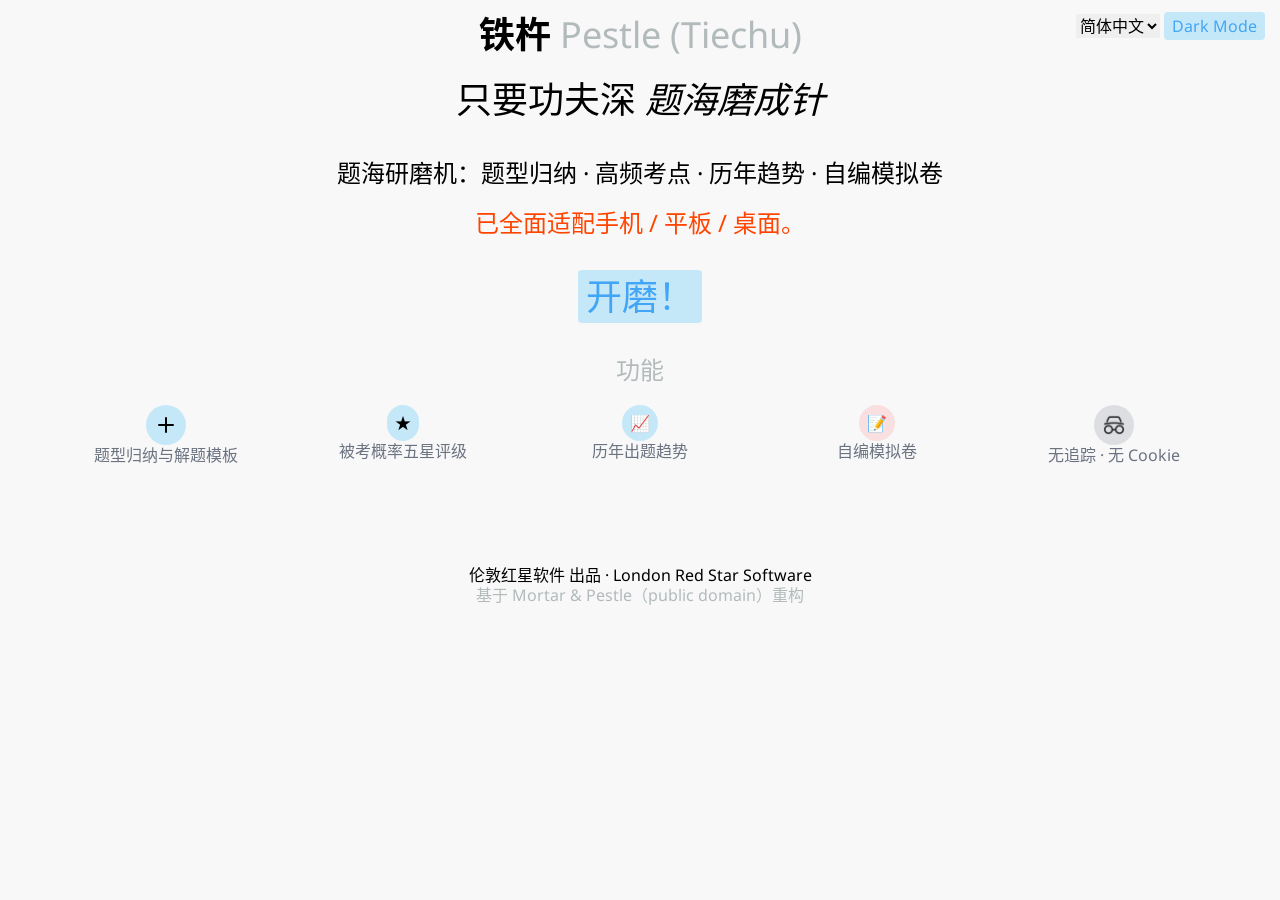
<file: index.html>
<!DOCTYPE html>
<html lang="zh-Hans">

<head>
    <meta charset="UTF-8">
    <link rel="icon" type="image/svg+xml" href="./favicon.svg">
    <meta name="viewport" content="width=device-width, initial-scale=1.0">
    <title>铁杵 Pestle | 只要功夫深，题海磨成针</title>
    <link rel="stylesheet" href="./assets/style.css">
    <meta name="robots" content="index,follow">
    <meta name="keywords" content="铁杵, Pestle, Tiechu, 题库, 大学试题, 期中复习, 题型归纳, MATH50013">
    <meta name="description" content="铁杵 · 大学版题海研磨机：题型归纳、高频考点、历年趋势、自编模拟卷。只要功夫深，铁杵磨成针。">
    <meta property="og:title" content="铁杵 Pestle | 只要功夫深，题海磨成针">
    <meta property="og:description" content="大学版题海研磨机：题型归纳、高频考点、历年趋势、自编模拟卷。">
    <script>function toggleDarkMode(){var e=document.body,d=document.head,t=document.getElementById("darkmodebtn");"disabled"===(localStorage.getItem("darkMode")||"disabled")?(e.classList.add("dark-mode"),d.classList.add("dark-mode"),localStorage.setItem("darkMode","enabled"),t.innerText="Light Mode"):(e.classList.remove("dark-mode"),d.classList.remove("dark-mode"),localStorage.setItem("darkMode","disabled"),t.innerText="Dark Mode")}document.addEventListener("DOMContentLoaded",(()=>{const e=localStorage.getItem("darkMode"),d=window.matchMedia("(prefers-color-scheme: dark)").matches;"enabled"===e?(document.body.classList.add("dark-mode"),document.head.classList.add("dark-mode"),document.getElementById("darkmodebtn").innerText="Light Mode"):"disabled"===e?(document.body.classList.remove("dark-mode"),document.head.classList.remove("dark-mode"),document.getElementById("darkmodebtn").innerText="Dark Mode"):d?(document.body.classList.add("dark-mode"),document.head.classList.add("dark-mode"),document.getElementById("darkmodebtn").innerText="Light Mode",localStorage.setItem("darkMode","enabled")):(document.body.classList.remove("dark-mode"),document.head.classList.remove("dark-mode"),document.getElementById("darkmodebtn").innerText="Dark Mode")}));</script>
</head>

<body>
    <div id="root">
        <div class="me-auto ms-auto flex flex-col items-center p-4 pt-3" id="landingPage">
            <header class="flex w-full items-start" style="position: fixed">
                <div style="position: fixed; right: 15px; z-index: 9999;">
                    <select id="langSel" aria-label="language" style="min-width:0">
                        <option value="zh-Hans">简体中文</option>
                        <option value="zh-Hant">繁體中文</option>
                        <option value="en">English</option>
                    </select>
                    <button id="darkmodebtn" class="btn-primary" onclick="toggleDarkMode()">Dark Mode</button>
                </div>
            </header>
            <div>
                <div style="text-align:center;">
                    <h1><b data-i18n="brand">铁杵</b> <span class="text-neutralVariant">Pestle (Tiechu)</span></h1><br>
                </div>
                <h1 style="text-align:center;"><span data-i18n="slogan-a">只要功夫深</span> <em
                        data-i18n="slogan-b">题海磨成针</em></h1>
            </div><br>
            <div class="mt-4" style="text-align:center;">
                <h2 data-i18n="tagline">大学版题海研磨机：题型归纳 · 高频考点 · 历年趋势 · 自编模拟卷</h2><br>
                <h2 style="color:orangered" data-i18n="mobile-ok">已全面适配手机 / 平板 / 桌面。</h2>
            </div>
            <br>
            <div class="p-3" style="text-align:center;"><a href="app/index.html"><button class="btn-primary"><h1
                            data-i18n="cta">开磨！</h1></button></a></div>
            <br>
            <div class="mt-8 font-medium text-neutralVariant">
                <h2 data-i18n="features">功能</h2>
            </div>
            <section class="flex w-full justify-evenly pt-5 text-center" style="flex-wrap:wrap; gap:1rem">
                <div class="flex shrink grow basis-0 flex-col items-center" style="min-width:8rem">
                    <div class="rounded-full bg-secondary/30 p-2"><svg xmlns="http://www.w3.org/2000/svg" width="24"
                            height="24" viewBox="0 0 24 24" fill="none" stroke="currentColor" stroke-width="2"
                            stroke-linecap="round" stroke-linejoin="round">
                            <line x1="12" y1="5" x2="12" y2="19"></line>
                            <line x1="5" y1="12" x2="19" y2="12"></line>
                        </svg></div>
                    <div class="font-medium text-gray-500" data-i18n="feat-1">题型归纳与解题模板</div>
                </div>
                <div class="flex shrink grow basis-0 flex-col items-center" style="min-width:8rem">
                    <div class="rounded-full bg-secondary/30 p-2">★</div>
                    <div class="font-medium text-gray-500" data-i18n="feat-2">被考概率五星评级</div>
                </div>
                <div class="flex shrink grow basis-0 flex-col items-center" style="min-width:8rem">
                    <div class="rounded-full bg-secondary/30 p-2">📈</div>
                    <div class="font-medium text-gray-500" data-i18n="feat-3">历年出题趋势</div>
                </div>
                <div class="flex shrink grow basis-0 flex-col items-center" style="min-width:8rem">
                    <div class="rounded-full bg-red-300/30 p-2">📝</div>
                    <div class="font-medium text-gray-500" data-i18n="feat-4">自编模拟卷</div>
                </div>
                <div class="flex shrink grow basis-0 flex-col items-center" style="min-width:8rem">
                    <div class="rounded-full bg-gray-400/30 p-2"><img src="./assets/anon.svg" alt="anonymous image"></div>
                    <div class="font-medium text-gray-500" data-i18n="feat-5">无追踪 · 无 Cookie</div>
                </div>
            </section>
            <br>
        </div>

        <footer class="mt-16 flex flex-col text-center">
            <p><span data-i18n="credit">伦敦红星软件 出品</span> · London Red Star Software</p>
            <p class="text-neutralVariant" data-i18n="credit-orig">基于 Mortar &amp; Pestle（public domain）重构</p>
        </footer>
    </div>
    <script src="./assets/i18n.js"></script>
</body>
</html>
</file>
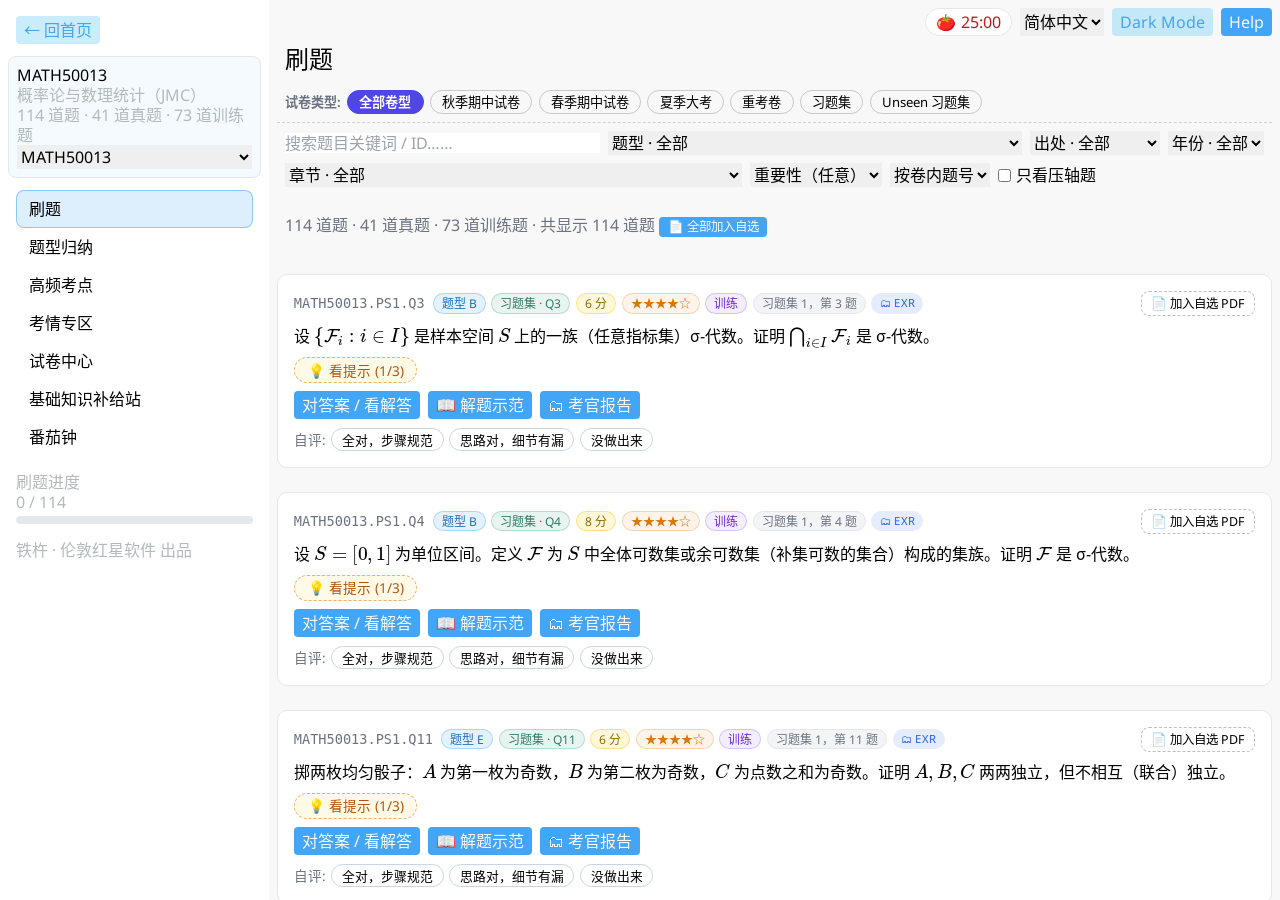
<file: app/index.html>
<!DOCTYPE html>
<html lang="zh-Hans">

<head>
  <meta charset="UTF-8">
  <link rel="icon" type="image/svg+xml" href="../favicon.svg">
  <meta name="viewport" content="width=device-width, initial-scale=1.0">
  <title>铁杵 · 题海研磨机</title>
  <link rel="stylesheet" href="../assets/style.css">
  <meta name="robots" content="index,follow">
  <meta name="description" content="铁杵：按题型刷大学真题、背解题模板、看被考概率与历年趋势。">
  <script>
    window.MathJax = {
      tex: { inlineMath: [["$", "$"], ["\\(", "\\)"]], displayMath: [["$$", "$$"], ["\\[", "\\]"]] },
      options: {
        skipHtmlTags: ["script", "noscript", "style", "textarea", "pre", "code"],
        chtml: { fontURL: "../assets/vendor/mathjax-fonts" } // local Computer-Modern woff glyphs
      },
      startup: { typeset: false }
    };
  </script>
  <script src="../assets/vendor/mathjax.js"></script>
  <script src="../assets/vendor/marked.min.js"></script>
  <script src="../assets/vendor/purify.min.js"></script>
  <script src="../assets/i18n.js"></script>
  <link rel="preload" href="./index.js" as="script">
</head>

<body>
  <div id="loadingBanner" style="display: none; position: fixed; bottom: 0; left: 0; right: 0; background: rgba(0, 0, 0, 0.7); color: white; text-align: center; padding: 20px; z-index: 9999;">
    <span data-i18n="loading">题库加载中……</span>
  </div>
  <div id="root">
    <div id="appContainer" class="h-full w-full">
      <div id="left-col" class="flex flex-col bg-white p-2">
        <div class="p-2"><a href="../index.html"><button class="btn-primary" id="homeBtn">← <span
              data-i18n="back-home">回首页</span></button></a></div>
        <div class="p-2 module-card" id="moduleCard">
          <div class="font-bold" id="moduleCode">MODCODE001</div>
          <div class="text-neutralVariant" id="moduleName">…</div>
          <div class="text-neutralVariant" id="moduleStats">…</div>
        </div>
        <nav id="mainNav" class="flex flex-col gap-1 p-2">
          <button class="nav-btn" data-view="bank" data-i18n="nav-bank">刷题</button>
          <button class="nav-btn" data-view="formats" data-i18n="nav-formats">题型归纳</button>
          <button class="nav-btn" data-view="keypoints" data-i18n="nav-keypoints">高频考点</button>
          <button class="nav-btn" data-view="intel" data-i18n="nav-intel">科目情报</button>
          <button class="nav-btn" data-view="papers" data-i18n="nav-papers">试卷中心</button>
          <button class="nav-btn" data-view="notes" data-i18n="nav-notes">基础知识补给站</button>
          <button class="nav-btn" data-view="pomodoro" data-i18n="nav-pomodoro">番茄钟</button>
        </nav>
        <div class="p-2 mt-auto text-neutralVariant text-sm" id="progressCard">
          <div data-i18n="practice-progress">刷题进度</div>
          <div id="progressNum">0 / 0</div>
          <div class="progress-track"><div class="progress-fill" id="progressFill"></div></div>
        </div>
        <div class="p-2 text-neutralVariant text-sm" id="sidebarFooter">
          <span data-i18n="about-brand" data-credit="伦敦红星软件 出品">铁杵 · 伦敦红星软件 出品</span>
        </div>
      </div>
      <div id="right-wrapper">
        <div id="upper-right-col" class="flex flex-col bg-gray-100 p-2">
          <div class="toolbar">
            <div id="pomoChip" class="pomo-chip" title="Pomodoro">
              <span id="pomoChipIcon">🍅</span>
              <span id="pomoChipTime">25:00</span>
            </div>
            <select id="langSel" aria-label="language">
              <option value="zh-Hans">简体中文</option>
              <option value="zh-Hant">繁體中文</option>
              <option value="en">English</option>
            </select>
            <button id="darkmodebtn" class="btn-primary" onclick="toggleDarkMode()">Dark Mode</button>
            <button id="helpbtn" class="btn-secondary" onclick="toggleHelp()">Help</button>
          </div>
          <h2 id="viewTitle" class="p-2"></h2>
          <div id="kindBar" class="kind-bar p-2 hidden"></div>
          <div id="filterBar" class="selectables p-2"></div>
        </div>
        <div id="right-col" class="flex flex-col bg-gray-100 p-2"></div>
      </div>
      <nav id="bottomNav" class="bottom-nav">
        <button class="nav-btn" data-view="bank" data-i18n="nav-bank">刷题</button>
        <button class="nav-btn" data-view="formats" data-i18n="nav-formats-short">题型</button>
        <button class="nav-btn" data-view="keypoints" data-i18n="nav-keypoints-short">考点</button>
        <button class="nav-btn" data-view="intel" data-i18n="nav-intel-short">情报</button>
        <button class="nav-btn" data-view="papers" data-i18n="nav-papers-short">试卷</button>
        <button class="nav-btn" data-view="notes" data-i18n="nav-notes-short">补给</button>
        <button class="nav-btn" data-view="pomodoro" data-i18n="nav-pomodoro-short">番茄</button>
      </nav>
    </div>
  </div>

  <div id="helpmenu" style="z-index: 99999;"
    class="fixed left-0 top-0 hidden flex h-full w-full items-center justify-center bg-black/70">
    <div class="flex h-full w-full md:h-3/4 md:w-3/4 flex-col border bg-gray-100 p-4 dark:bg-darkCard">
      <div class="flex justify-between">
        <h3 data-i18n="help-title">帮助 · 铁杵使用指南</h3>
        <button class="btn-primary" onclick="toggleHelp()" data-i18n="close">关闭</button>
      </div>
      <div class="m-0 mt-2 overflow-auto p-0 font-serif max-h-60vh">
        <p data-i18n="help-intro"></p>
        <ol id="helpSteps"></ol>
        <p class="text-neutralVariant" data-i18n="offline-note"></p>
        <p class="text-neutralVariant" data-i18n="print-note"></p>
      </div>
    </div>
  </div>

  <script src="./index.js"></script>
</body>

</html>
</file>
<file: assets/style.css>
/* ===== Tiechu fonts: Noto Sans (Latin) + Noto Sans CJK SC/TC, bundled offline ===== */
@font-face {
  font-family: "Noto Sans Latin";
  font-weight: 400;
  font-style: normal;
  src: url(./fonts/noto-sans-latin-400.woff2) format("woff2");
  font-display: swap;
}

@font-face {
  font-family: "Noto Sans Latin";
  font-weight: 700;
  font-style: normal;
  src: url(./fonts/noto-sans-latin-700.woff2) format("woff2");
  font-display: swap;
}

/* Simplified-Chinese glyphs (default) */
@font-face {
  font-family: "Noto Sans CJK SC";
  font-weight: 400;
  src: url(./fonts/NotoSansSC-Regular.otf) format("opentype");
  font-display: swap;
}

@font-face {
  font-family: "Noto Sans CJK SC";
  font-weight: 700;
  src: url(./fonts/NotoSansSC-Bold.otf) format("opentype");
  font-display: swap;
}

/* Traditional-Chinese glyphs (v3.2: zh-Hant UI renders in Noto Sans TC) */
@font-face {
  font-family: "Noto Sans TC";
  font-weight: 400;
  src: url(./fonts/NotoSansTC-Regular.otf) format("opentype");
  font-display: swap;
}

@font-face {
  font-family: "Noto Sans TC";
  font-weight: 700;
  src: url(./fonts/NotoSansTC-Bold.otf) format("opentype");
  font-display: swap;
}

/* v3.2: the CJK stack follows the UI language —
 * default / [lang-font="sc"] → SC first; [lang-font="tc"] → TC first. */
:root {
  --font-cjk: "Noto Sans CJK SC", "Noto Sans SC", "Noto Sans TC", "Noto Sans CJK TC";
}
html[lang-font="tc"] {
  --font-cjk: "Noto Sans TC", "Noto Sans CJK TC", "Noto Sans CJK SC", "Noto Sans SC";
}

*,
:before,
:after {
  box-sizing: border-box;
  border-width: 0;
  border-style: solid;
  border-color: #e5e7eb
}

html {
  line-height: 1.25;
  -webkit-text-size-adjust: 100%;
  -moz-tab-size: 4;
  -o-tab-size: 4;
  tab-size: 4;
  font-family: "Noto Sans Latin", var(--font-cjk), system-ui, -apple-system, BlinkMacSystemFont, "Segoe UI", Roboto, Oxygen, Ubuntu, Cantarell, "Helvetica Neue", sans-serif;
  font-feature-settings: normal;
  font-variation-settings: normal;
  /* min-height: 100%;
  height: auto;
  height: 100%; */
  max-height: none;
}

body {
  margin: 0;
  line-height: inherit
}

hr {
  height: 2px;
  background-color: #000;
}

abbr:where([title]) {
  -webkit-text-decoration: underline dotted;
  text-decoration: underline dotted
}

h1,
h2,
h3,
h4,
h5,
h6 {
  font-size: inherit;
  font-weight: inherit
}

a {
  color: inherit;
  text-decoration: inherit
}

b,
strong {
  font-weight: bolder
}

code,
kbd,
samp,
pre {
  font-family: ui-monospace, SFMono-Regular, Menlo, Monaco, Consolas, Liberation Mono, Courier New, monospace;
  font-size: 1em
}

small {
  font-size: 80%
}

sub,
sup {
  font-size: 75%;
  line-height: 0;
  position: relative;
  vertical-align: baseline
}

sub {
  bottom: -.25em
}

sup {
  top: -.5em
}

table {
  text-indent: 0;
  border-color: inherit;
  border-collapse: collapse
}

button,
input,
optgroup,
select,
textarea {
  font-family: inherit;
  font-size: 100%;
  font-weight: inherit;
  line-height: inherit;
  color: inherit;
  margin: 0;
  padding: 0
}

button,
select {
  text-transform: none
}

button,
[type=button],
[type=reset],
[type=submit] {
  -webkit-appearance: button;
  appearance: button;
  background-color: transparent;
  background-image: none
}

:-moz-focusring {
  outline: auto
}

:-moz-ui-invalid {
  box-shadow: none
}

progress {
  vertical-align: baseline
}

::-webkit-inner-spin-button,
::-webkit-outer-spin-button {
  height: auto
}

[type=search] {
  -webkit-appearance: textfield;
  appearance: textfield;
  outline-offset: -2px
}

::-webkit-search-decoration {
  -webkit-appearance: none
}

::-webkit-file-upload-button {
  -webkit-appearance: button;
  font: inherit
}

summary {
  display: list-item
}

blockquote,
dl,
dd,
h1,
h2,
h3,
h4,
h5,
h6,
hr,
figure,
p,
pre {
  margin: 0
}

fieldset {
  margin: 0;
  padding: 0
}

legend {
  padding: 0
}

ol,
ul,
menu {
  list-style: none;
  margin: 0;
  padding: 0
}

textarea {
  resize: vertical
}

input::-moz-placeholder,
textarea::-moz-placeholder {
  opacity: 1;
  color: #9ca3af
}

input::placeholder,
textarea::placeholder {
  opacity: 1;
  color: #9ca3af
}

button,
[role=button] {
  cursor: pointer
}

:disabled {
  cursor: default
}

img,
svg,
video,
canvas,
audio,
iframe,
embed,
object {
  display: block;
}

img,
video {
  max-width: 100%;
  height: auto
}

[hidden] {
  display: none
}

.mainpage {
  height: auto !important;
}

body,
html,
#root {
  font-family: "Noto Sans Latin", var(--font-cjk), system-ui, -apple-system, BlinkMacSystemFont, "Segoe UI", Roboto, Oxygen, Ubuntu, Cantarell, "Helvetica Neue", sans-serif;
  background-color: rgb(248 248 248);
  background-size: cover;
  width: 100%;
  min-height: 100%;
  height: 100% !important;
  max-height: none;
  margin: 0;
  padding: 0;
}

h1,
h2,
h3 {
  font-weight: 500
}

h1 {
  font-size: 2.25rem;
  /*line-height: 2.5rem*/
}

h2 {
  font-size: 1.5rem;
  /*line-height: 2rem*/
}

h3 {
  font-size: 1.25rem;
  /*line-height: 1.75rem*/
}

h4 {
  font-size: 1.125rem;
  /*line-height: 1.75rem*/
}

#right-col > div {
  padding-bottom: 25px;
}

.btn-primary {
  --tw-text-opacity: 1;
  color: rgb(66 165 245 / var(--tw-text-opacity));
  background-color: #4fc3f74d
}

.btn-primary:hover {
  --tw-bg-opacity: 1;
  background-color: rgb(66 165 245 / var(--tw-bg-opacity));
  --tw-text-opacity: 1;
  color: rgb(248 248 248 / var(--tw-text-opacity))
}

.btn-secondary {
  --tw-text-opacity: 1;
  color: rgb(248 248 248 / var(--tw-text-opacity));
  background-color: rgb(66 165 245 / var(--tw-text-opacity)); /*55ad95*/
}

.btn-secondary:hover {
  --tw-bg-opacity: 1;
  background-color: #42a2f5;
  --tw-text-opacity: 1;
  color: rgb(0 0 0 / var(--tw-text-opacity))
}

#left-col {
  flex: 1;
  width: 20%;
  position: relative;
  overflow-y: scroll;
  word-break: break-word;
}

#right-wrapper {
  flex: 4;
  display: flex;
  flex-direction: column;
  width: 80%;
  height: 100%;
}

#upper-right-col {
  flex: 1;
  /*overflow: hidden;*/
  word-break: break-word;
}

#right-col {
  flex: 9;
  /*height: 90%;
  width: 80%;*/
  overflow-y: auto;
  word-break: break-word;
}

.toolbar {
  display: flex;
  justify-content: flex-end;
  flex-wrap: wrap;
  gap: 0.5rem;
}

.selectables {
  display: flex;
  justify-content: left;
  flex-wrap: wrap;
  gap: 2rem;
}

@media (max-width: 480px) {
  .selectables {
    flex-direction: column;
    align-items: stretch;
    gap: 0;
  }
}

select {
  min-width: 60px;
}

#subtopic-select {
  min-width: 300px;
  max-width: 600px;
  height: auto;
}

#topic-select {
  max-width: 100px;
}

#topic-list, .topic-label {
  display: block;
}

#topic-list label {
  padding-bottom: 0.5rem;
}

#appContainer{
  display: flex;
  height: 100%;
  position: relative;
}

#markscheme, #report, #modal {
  z-index: 9999;
}

#markscheme-box, #report-box{
  min-height: 100%;
  overflow-y: scroll;
}

.square-container {
  display: flex;
  flex-direction: column;
  /* min-height: 100%;
  height: 100%;
  max-height: none; */
  width: auto;
  background-color: #ffffff;
  align-items: left;
  margin: 1em;
  border: 1px solid #ccc;
  border-radius: 8px;
  margin-bottom: 0;
  overflow: scroll; 
}

.specification {
  display: grid;
  align-items: flex-start;
  gap: 1em;
  margin: 10px;
}

.question, .t_qn_question_content, .card-body {
  display: flex;
  /*flex-direction: column;*/
  max-width: 100%;
  flex-wrap: wrap;
  gap: 1em;
  margin: 10px;
  box-sizing: border-box;
}

.marks {
  order: 1;
  margin-left: auto;
}
.question_part_label {
  order: -1;
}

.dark-mode {
  filter: invert(100%);
}

.btn-primary {
  font-weight: 500;
  border-radius: .25rem;
  padding: .25rem;
  -webkit-padding-end: .5rem;
  padding-inline-end: .5rem;
  -webkit-padding-start: .5rem;
  padding-inline-start: .5rem
}

.btn-secondary {
  font-weight: 500;
  border-radius: .25rem;
  padding: .25rem;
  -webkit-padding-end: .5rem;
  padding-inline-end: .5rem;
  -webkit-padding-start: .5rem;
  padding-inline-start: .5rem
}

.fixed {
  position: fixed
}

.left-0 {
  left: 0px
}

.right-0 {
  right: 0px
}

.top-0 {
  top: 0px
}

.m-0 {
  margin: 0
}

.me-2 {
  -webkit-margin-end: .5rem;
  margin-inline-end: .5rem
}

.me-auto {
  -webkit-margin-end: auto;
  margin-inline-end: auto
}

.ms-2 {
  -webkit-margin-start: .5rem;
  margin-inline-start: .5rem
}

.ms-auto {
  -webkit-margin-start: auto;
  margin-inline-start: auto
}

.mt-16 {
  margin-top: 4rem
}

.mt-2 {
  margin-top: .5rem
}

.mt-32 {
  margin-top: 8rem
}

.mt-4 {
  margin-top: 1rem
}

.flex {
  display: flex
}

.hidden {
  display: none
}

.h-full {
  height: 100%;
  max-height: none;
  min-height: 100%;
}

.w-1\/5 {
  width: 20%
}

.w-4\/5 {
  width: 80%
}

.w-full {
  width: 100%
}

.shrink {
  flex-shrink: 1
}

.flex-grow,
.grow {
  flex-grow: 1
}

.basis-0 {
  flex-basis: 0px
}

.cursor-pointer {
  cursor: pointer
}

.flex-col {
  flex-direction: column
}

.items-start {
  align-items: flex-start
}

.items-center {
  align-items: center
}

.justify-center {
  justify-content: center
}

.justify-between {
  justify-content: space-between
}

.justify-evenly {
  justify-content: space-evenly
}

.overflow-auto {
  overflow: auto
}

.rounded {
  border-radius: .25rem
}

.rounded-full {
  border-radius: 9999px
}

.border {
  border-width: 1px
}

.bg-black\/70 {
  background-color: #000000b3
}

.bg-gray-100 {
  background-color: rgb(248 248 248)
}

.bg-gray-400\/30 {
  background-color: #9ca3af4d
}

.bg-red-300\/30 {
  background-color: #fca5a54d
}

.bg-secondary\/30 {
  background-color: #4fc3f74d
}

.bg-white {
  background-color: rgb(255 255 255)
}

.p-0 {
  padding: 0
}

.p-2 {
  padding: .5rem
}

.p-3 {
  padding: .75rem
}

.p-4 {
  padding: 1rem
}

.pt-3 {
  padding-top: .75rem
}

.pt-5 {
  padding-top: 1.25rem
}

.text-center {
  text-align: center
}

.font-sans {
  font-family:  system-ui, -apple-system, BlinkMacSystemFont, Segoe UI, Roboto, Oxygen, Ubuntu, Cantarell, Open Sans, Helvetica Neue, sans-serif
}

.font-serif {
  font-family: Times New Roman, Times, ui-serif, Georgia, Cambria, serif
}

.text-lg {
  font-size: 1.125rem;
  line-height: 1.75rem
}

.font-medium {
  font-weight: 500
}

.text-gray-500 {
  --tw-text-opacity: 1;
  color: rgb(107 114 128 / var(--tw-text-opacity))
}

.text-neutralVariant {
  --tw-text-opacity: 1;
  color: rgb(178 186 187 / var(--tw-text-opacity))
}

.text-primary {
  --tw-text-opacity: 1;
  color: rgb(66 165 245 / var(--tw-text-opacity))
}

.text-secondary {
  --tw-text-opacity: 1;
  color: rgb(79 195 247 / var(--tw-text-opacity))
}

@media (min-width: 768px) {
  .md\:h-3\/4 {
    height: 75%
  }

  .md\:w-1\/2 {
    width: 50%
  }

  .md\:w-3\/4 {
    width: 75%
  }
}

#landingPage {
  max-width: 1200px
}

:root {
  --choices-primary-color: rgb(66, 165, 245);
  --choices-primary-dark: #42a2f5;
  --choices-bg-color: #ffffff;
  --choices-bg-color-disabled: #eaeaea;
  --choices-bg-color-dropdown: #ffffff;
  --choices-text-color: #333333;
  --choices-keyline-color: #ccc;
  --choices-highlighted-color: rgba(66, 165, 245, 0.1);
  --choices-disabled-color: #eaeaea;
  --choices-item-disabled-color: #fff;
}

.choices {
  position: relative;
  overflow: visible;
  margin-bottom: 0;
  font-size: 14px;
  min-width: 600px;
  max-width: 1200px;
  font-family: "Noto Sans Latin", var(--font-cjk),  system-ui, -apple-system, BlinkMacSystemFont, "Segoe UI", Roboto, Oxygen, Ubuntu, Cantarell, "Helvetica Neue", sans-serif;
  background-color: transparent;
}

.choices:focus {
  outline: 0;
}

.choices:last-child {
  margin-bottom: 0;
}

.choices.is-open {
  overflow: visible;
}

.choices.is-disabled .choices__inner,
.choices.is-disabled .choices__input {
  background-color: #eaeaea;
  cursor: not-allowed;
  -webkit-user-select: none;
  user-select: none;
}

.choices.is-disabled .choices__item {
  cursor: not-allowed;
}

.choices [hidden] {
  display: none !important;
}

.choices[data-type*=select-one] {
  cursor: pointer;
}

.choices[data-type*=select-one] .choices__inner {
  padding-bottom: 7.5px;
}

.choices[data-type*=select-one] .choices__input {
  display: block;
  width: 100%;
  padding: 10px;
  border-bottom: 1px solid #ddd;
  background-color: #ffffff;
  margin: 0;
  font-family: "Noto Sans Latin", var(--font-cjk), system-ui, -apple-system, BlinkMacSystemFont, "Segoe UI", Roboto, Oxygen, Ubuntu, Cantarell, "Helvetica Neue", sans-serif;
}

.choices[data-type*=select-one] .choices__button {
  background-image: url([data-uri]);
  padding: 0;
  background-size: 8px;
  position: absolute;
  top: 50%;
  right: 0;
  margin-top: -10px;
  margin-right: 25px;
  height: 20px;
  width: 20px;
  border-radius: 10em;
  opacity: .25;
}

.choices[data-type*=select-one] .choices__button:hover,
.choices[data-type*=select-one] .choices__button:focus {
  opacity: 1;
}

.choices[data-type*=select-one] .choices__button:focus {
  box-shadow: 0 0 0 2px var(--choices-primary-color);
}

.choices[data-type*=select-one] .choices__item[data-placeholder] .choices__button {
  display: none;
}

.choices[data-type*=select-one]::after {
  content: "";
  height: 0;
  width: 0;
  border-style: solid;
  border-color: #333 transparent transparent;
  border-width: 5px;
  position: absolute;
  right: 11.5px;
  top: 50%;
  margin-top: -2.5px;
  pointer-events: none;
}

.choices[data-type*=select-one].is-open::after {
  border-color: transparent transparent #333;
  margin-top: -7.5px;
}

.choices[data-type*=select-multiple] .choices__inner,
.choices[data-type*=text] .choices__inner {
  cursor: text;
}

.choices[data-type*=select-multiple] .choices__button,
.choices[data-type*=text] .choices__button {
  position: relative;
  display: inline-block;
  margin: 0 -4px 0 8px;
  padding-left: 16px;
  border-left: 1px solid rgba(255, 255, 255, 0.5);
  background-image: url([data-uri]);
  background-size: 8px;
  width: 8px;
  line-height: 1;
  opacity: .75;
  border-radius: 0;
}

.choices[data-type*=select-multiple] .choices__button:hover,
.choices[data-type*=select-multiple] .choices__button:focus,
.choices[data-type*=text] .choices__button:hover,
.choices[data-type*=text] .choices__button:focus {
  opacity: 1;
}

.choices__inner {
  display: inline-block;
  vertical-align: top;
  width: 100%;
  background-color: #ffffff;
  padding: 5px 7.5px 0px 7.5px;
  border: 1px solid #ccc;
  border-radius: 4px;
  font-size: 14px;
  min-height: 36px;
  max-height: 80px;
  overflow-y: auto;
  transition: border-color 0.15s ease-in-out, box-shadow 0.15s ease-in-out;
}

.is-focused .choices__inner,
.is-open .choices__inner {
  border-color: var(--choices-primary-color);
  box-shadow: 0 0 0 0.2rem rgba(66, 165, 245, 0.25);
}

.is-open .choices__inner {
  border-radius: 4px 4px 0 0;
}

.is-flipped.is-open .choices__inner {
  border-radius: 0 0 4px 4px;
}

.choices__list {
  margin: 0;
  padding-left: 0;
  list-style: none;
}

.choices__list--single {
  display: inline-block;
  padding: 4px 16px 4px 4px;
  width: 100%;
}

.choices__list--single .choices__item {
  width: 100%;
}

.choices__list--multiple {
  display: inline;
}

.choices__list--multiple .choices__item {
  display: inline-block;
  vertical-align: middle;
  border-radius: 3px;
  padding: 2px 8px;
  font-size: 11px;
  font-weight: 500;
  margin-right: 3px;
  margin-bottom: 3px;
  background-color: rgb(66, 165, 245);
  border: 1px solid rgb(66, 165, 245);
  color: #ffffff;
  word-break: break-all;
  box-sizing: border-box;
  font-family: "Noto Sans Latin", var(--font-cjk),   system-ui, -apple-system, BlinkMacSystemFont, "Segoe UI", Roboto, Oxygen, Ubuntu, Cantarell, "Helvetica Neue", sans-serif;
  line-height: 1.2;
}

.choices__list--multiple .choices__item[data-deletable] {
  padding-right: 5px;
}

.choices__list--multiple .choices__item.is-highlighted {
  background-color: #42a2f5;
  border: 1px solid #42a2f5;
}

.is-disabled .choices__list--multiple .choices__item {
  background-color: #aaa;
  border: 1px solid #919191;
}

.choices__list--dropdown,
.choices__list[aria-expanded] {
  display: none;
  z-index: 1000;
  position: absolute;
  width: auto;
  min-width: 100%;
  max-width: 1500px;
  background-color: #ffffff;
  border: 1px solid #ccc;
  border-top: none;
  top: 100%;
  margin-top: -1px;
  border-bottom-left-radius: 4px;
  border-bottom-right-radius: 4px;
  overflow: hidden;
  word-break: break-all;
  box-shadow: 0 6px 12px rgba(0, 0, 0, 0.175);
}

.choices__list--dropdown .choices__list,
.choices__list[aria-expanded] .choices__list {
  position: relative;
  max-height: 250px;
  overflow-y: auto;
  overflow-x: auto;
  -webkit-overflow-scrolling: touch;
  will-change: scroll-position;
  background-color: #ffffff;
}

.choices__list--dropdown .choices__item,
.choices__list[aria-expanded] .choices__item {
  position: relative;
  padding: 8px 12px;
  font-size: 13px;
  font-family: "Noto Sans Latin", var(--font-cjk),  system-ui, -apple-system, BlinkMacSystemFont, "Segoe UI", Roboto, Oxygen, Ubuntu, Cantarell, "Helvetica Neue", sans-serif;
  background-color: #ffffff;
  color: #333333;
  border-bottom: 1px solid #f0f0f0;
  white-space: nowrap;
  overflow: visible;
  text-overflow: clip;
}

.choices__list--dropdown .choices__item:last-child,
.choices__list[aria-expanded] .choices__item:last-child {
  border-bottom: none;
}

.choices__list--dropdown .choices__item--selectable.is-highlighted,
.choices__list[aria-expanded] .choices__item--selectable.is-highlighted {
  background-color: rgba(66, 165, 245, 0.1) !important;
  color: #333333;
}

.choices__list--dropdown .choices__item--selectable[aria-selected="true"],
.choices__list[aria-expanded] .choices__item--selectable[aria-selected="true"] {
  background-color: rgba(66, 165, 245, 0.2);
  font-weight: 500;
}

.choices__list--dropdown .choices__item--selectable:after,
.choices__list[aria-expanded] .choices__item--selectable:after {
  display: none !important;
}

.is-active.choices__list--dropdown,
.is-active.choices__list[aria-expanded] {
  display: block;
}

.is-open .choices__list--dropdown,
.is-open .choices__list[aria-expanded] {
  border-color: #ccc;
}

.is-flipped .choices__list--dropdown,
.is-flipped .choices__list[aria-expanded] {
  top: auto;
  bottom: 100%;
  margin-top: 0;
  margin-bottom: -1px;
  border-radius: 4px 4px 0 0;
  border-top: 1px solid #ccc;
  border-bottom: none;
}

.choices__item {
  cursor: default;
}

.choices__item--selectable {
  cursor: pointer;
}

.choices__item--disabled {
  cursor: not-allowed;
  -webkit-user-select: none;
  user-select: none;
  opacity: .5;
}

.choices__heading {
  font-weight: 600;
  font-size: 12px;
  padding: 8px 10px;
  border-bottom: 1px solid #f7f7f7;
  color: gray;
  background-color: #f9f9f9;
}

.choices__button {
  text-indent: -9999px;
  appearance: none;
  border: 0;
  background-color: transparent;
  background-repeat: no-repeat;
  background-position: center;
  cursor: pointer;
}

.choices__button:focus {
  outline: 0;
}

.choices__input {
  display: inline-block;
  vertical-align: baseline;
  background-color: #ffffff;
  font-size: 13px;
  margin-bottom: 3px;
  border: 0;
  border-radius: 0;
  max-width: 100%;
  padding: 2px 0 2px 2px;
  font-family: "Noto Sans Latin", var(--font-cjk),   system-ui, -apple-system, BlinkMacSystemFont, "Segoe UI", Roboto, Oxygen, Ubuntu, Cantarell, "Helvetica Neue", sans-serif;
  color: #333333;
}

.choices__input:focus {
  outline: 0;
}

.choices__input::placeholder {
  color: #999999;
}

.choices__input::-webkit-search-cancel-button,
.choices__input::-webkit-search-decoration,
.choices__input::-webkit-search-results-button,
.choices__input::-webkit-search-results-decoration {
  display: none;
}

.choices__input::-ms-clear,
.choices__input::-ms-reveal {
  display: none;
  width: 0;
  height: 0;
}

.choices__placeholder {
  opacity: .5;
  color: #999999;
}

@media (max-width: 480px) {
  .choices {
    width: 100%;
    min-width: 100%;
    max-width: 100%;
  }
  
  .choices__list--dropdown,
  .choices__list[aria-expanded] {
    max-width: 100%;
  }
}
/* ===== Tiechu app chrome ===== */
.module-card {
  border: 1px solid #e5e7eb;
  border-radius: 8px;
  background: rgba(66, 162, 245, 0.06);
  margin: 0.25rem 0;
}
.nav-btn {
  text-align: left;
  padding: 0.5rem 0.75rem;
  border-radius: 8px;
  background: transparent;
  cursor: pointer;
  font-weight: 500;
  border: 1px solid transparent;
}
.nav-btn:hover { background: rgba(66, 162, 245, 0.12); }
.nav-btn.nav-on {
  background: rgba(66, 162, 245, 0.18);
  border-color: rgb(66 162 245 / 0.5);
}
.progress-track {
  height: 8px;
  border-radius: 4px;
  background: #e5e7eb;
  overflow: hidden;
  margin-top: 4px;
}
.progress-fill { height: 100%; background: #42a2f5; width: 0; transition: width .3s; }

/* filter bar */
.filter-row {
  display: flex;
  flex-wrap: wrap;
  gap: 0.5rem;
  align-items: center;
}
.filter-row select, .filter-row input[type="search"] {
  min-width: 0;
  max-width: 100%;
}
/* keep long filter option names from blowing out the row on phones */
.filter-row select {
  max-width: 46vw;
  flex: 0 1 auto;
}
@media (max-width: 480px) {
  .filter-row select { max-width: 44vw; }
  .filter-row input[type="search"] { flex: 1 1 100%; }
}
.filter-row input[type="search"] { flex: 1 1 12rem; }
.chk { display: inline-flex; align-items: center; gap: 0.3rem; white-space: nowrap; }
.bank-stats { padding: 0.25rem 0.5rem; color: #6b7280; }

/* question cards */
.q-card {
  background: #fff;
  border: 1px solid #e5e7eb;
  border-radius: 10px;
  padding: 1rem;
  margin: 0.75rem 0;
}
.q-head { display: flex; flex-wrap: wrap; gap: 0.5rem; align-items: center; justify-content: space-between; }
.q-id { font-family: monospace; font-size: 0.85rem; color: #6b7280; }
.q-badges { display: flex; flex-wrap: wrap; gap: 0.35rem; }
.badge {
  display: inline-block;
  padding: 0.1rem 0.5rem;
  border-radius: 999px;
  font-size: 0.75rem;
  border: 1px solid transparent;
  white-space: nowrap;
}
.badge-format { background: rgba(66, 162, 245, .14); color: #1d6fb8; border-color: rgba(66,162,245,.35); }
.badge-source { background: rgba(85, 173, 149, .14); color: #2f7a63; border-color: rgba(85,173,149,.35); }
.badge-marks  { background: rgba(250, 204, 21, .16); color: #8a6d00; border-color: rgba(250,204,21,.45); }
.badge-stars  { color: #d97706; background: rgba(217, 119, 6, .08); border-color: rgba(217,119,6,.25); }
.badge-finale { background: rgba(239, 68, 68, .12); color: #b91c1c; border-color: rgba(239,68,68,.4); font-weight: 700; }
.badge-drill  { background: rgba(139, 92, 246, .1); color: #6d28d9; border-color: rgba(139,92,246,.3); }
.badge-note   { background: #f3f4f6; color: #6b7280; border-color: #e5e7eb; }
.badge-year   { background: #f3f4f6; color: #374151; border-color: #e5e7eb; }
.q-body { margin: 0.5rem 0; line-height: 1.6; overflow-wrap: anywhere; }
.q-body mjx-container, .ms-body mjx-container, .skeleton-body mjx-container, .kp-detail mjx-container {
  max-width: 100%;
  overflow-x: auto;
  overflow-y: hidden;
  padding: 2px 0;
}
.q-body p { margin: 0.5rem 0; }
.answer-box {
  width: 100%;
  border: 1px dashed #cbd5e1;
  border-radius: 8px;
  padding: 0.5rem;
  font: inherit;
  resize: vertical;
  background: rgba(255,255,255,.6);
}
.q-actions { margin-top: 0.5rem; display: flex; gap: 0.5rem; flex-wrap: wrap; }
/* hints (progressive) */
.hints { margin-top: 0.4rem; }
.hint-list {
  margin: 0.25rem 0; padding-left: 1.4rem;
  border-left: 3px solid rgba(250, 204, 21, .6);
}
.hint-list .hint-item { margin: 0.3rem 0; padding-left: 0.3rem; line-height: 1.55; }
.btn-hint {
  border: 1px dashed rgba(217, 119, 6, .55);
  background: rgba(250, 204, 21, .1);
  color: #b45309;
  border-radius: 999px;
  padding: 0.2rem 0.8rem;
  font-size: 0.85rem;
  cursor: pointer;
}
.btn-hint:hover { background: rgba(250, 204, 21, .2); }
.hint-done { color: #92400e; font-size: 0.8rem; margin-top: 0.2rem; }
/* walkthrough (worked demonstration) */
.walkthrough {
  margin-top: 0.75rem;
  border: 1px solid rgba(66, 162, 245, .5);
  border-radius: 8px;
  background: rgba(66, 162, 245, .06);
  padding: 0.75rem;
}
.walkthrough .ms-title { color: #1d6fb8; }
.markscheme {
  margin-top: 0.75rem;
  border: 1px solid rgba(85, 173, 149, .5);
  border-radius: 8px;
  background: rgba(85, 173, 149, .06);
  padding: 0.75rem;
}
.ms-title { font-weight: 700; color: #2f7a63; margin-bottom: 0.4rem; }
.examiner-note {
  margin-top: 0.6rem;
  border-top: 1px dashed rgba(85,173,149,.4);
  padding-top: 0.5rem;
  color: #6b7280;
}
.self-assess { margin-top: 0.6rem; display: flex; flex-wrap: wrap; gap: 0.35rem; align-items: center; }
.sa-label { font-size: 0.85rem; color: #6b7280; }
.chip {
  padding: 0.15rem 0.6rem;
  border-radius: 999px;
  border: 1px solid #cbd5e1;
  background: #fff;
  cursor: pointer;
  font-size: 0.8rem;
}
.chip-on { background: rgba(66, 162, 245, .2); border-color: rgb(66 162 245 / .6); }

/* objective questions */
.objective .hint { color: #6b7280; font-size: 0.85rem; margin-bottom: 0.4rem; }
.opt {
  display: flex;
  gap: 0.5rem;
  align-items: flex-start;
  border: 1px solid #e5e7eb;
  border-radius: 8px;
  padding: 0.5rem 0.6rem;
  margin: 0.35rem 0;
  cursor: pointer;
  background: #fff;
}
.opt-picked { border-color: rgb(66 162 245 / .7); background: rgba(66, 162, 245, .08); }
.opt-correct { border-color: rgba(34, 197, 94, .7); background: rgba(34, 197, 94, .08); }
.opt-wrong { border-color: rgba(239, 68, 68, .6); background: rgba(239, 68, 68, .06); }
.opt-letter { font-weight: 700; }
.obj-actions { display: flex; align-items: center; gap: 0.6rem; margin-top: 0.4rem; }
.verdict { font-weight: 700; }
.verdict.ok { color: #16a34a; }
.verdict.bad { color: #dc2626; }
.correct-key { margin-top: 0.35rem; font-weight: 600; }

/* formats view */
.formats-grid { display: grid; grid-template-columns: repeat(auto-fill, minmax(320px, 1fr)); gap: 0.9rem; }
.f-card {
  background: #fff;
  border: 1px solid #e5e7eb;
  border-radius: 10px;
  padding: 0.9rem;
}
.f-head { display: flex; align-items: center; gap: 0.6rem; flex-wrap: wrap; }
.f-id {
  width: 2.2rem; height: 2.2rem;
  display: inline-flex; align-items: center; justify-content: center;
  border-radius: 8px;
  background: rgba(66, 162, 245, .15);
  color: #1d6fb8; font-weight: 700; font-size: 1.1rem;
}
.f-name { font-weight: 700; flex: 1 1 auto; }
.f-stars { color: #d97706; }
.f-meta { margin: 0.5rem 0; }
.f-meta > div { display: flex; gap: 0.5rem; padding: 0.2rem 0; }
.f-meta dt { min-width: 6.5rem; color: #6b7280; font-size: 0.85rem; flex-shrink: 0; }
.f-meta dd { margin: 0; }
.f-years { display: flex; flex-wrap: wrap; gap: 0.3rem; }
.f-skeleton summary { cursor: pointer; font-weight: 600; color: #1d6fb8; }
.skeleton-body { border-left: 3px solid rgba(66,162,245,.35); padding-left: 0.7rem; margin-top: 0.4rem; }
.f-actions { margin-top: 0.6rem; }

/* keypoints view */
.kp-grid { display: grid; grid-template-columns: 1fr; gap: 0.9rem; }
.kp-card {
  background: #fff;
  border: 1px solid #e5e7eb;
  border-radius: 10px;
  padding: 0.9rem;
}
.kp-head { display: flex; gap: 0.7rem; align-items: baseline; flex-wrap: wrap; }
.kp-heat { color: #d97706; }
.kp-name { font-weight: 700; flex: 1; }
.kp-topic { color: #6b7280; font-size: 0.85rem; }
.kp-detail { margin: 0.5rem 0; }
.kp-years { margin-top: 0.3rem; display: flex; flex-wrap: wrap; gap: 0.3rem; align-items: center; }

/* intel view */
.intel-grid { display: grid; grid-template-columns: 1fr; gap: 0.9rem; }
.intel-card {
  background: #fff;
  border: 1px solid #e5e7eb;
  border-radius: 10px;
  padding: 0.9rem;
}
.intel-card h3 { margin: 0 0 0.5rem; }
.table-wrap { overflow-x: auto; }
.intel-table { border-collapse: collapse; width: 100%; font-size: 0.9rem; }
.intel-table th, .intel-table td { border: 1px solid #e5e7eb; padding: 0.3rem 0.5rem; text-align: left; }
.intel-table th { background: #f9fafb; }
.trend-year { margin: 0.8rem 0 0.3rem; }
.share-row { display: flex; align-items: center; gap: 0.6rem; margin: 0.4rem 0; }
.share-label { min-width: 10rem; }
.share-track { flex: 1; height: 12px; border-radius: 6px; background: #e5e7eb; overflow: hidden; }
.share-fill { height: 100%; background: #42a2f5; }
.share-num { min-width: 3rem; text-align: right; }
.order-tpl { display: flex; flex-wrap: wrap; gap: 0.4rem; align-items: center; }
.tpl-note { color: #6b7280; font-size: 0.85rem; margin-right: 0.4rem; }
.lect-card { border: 1px solid #e5e7eb; border-radius: 8px; padding: 0.7rem; margin: 0.5rem 0; }
.lect-card ul { margin: 0.2rem 0; padding-left: 1.2rem; }

/* papers view */
.papers-grid { display: grid; grid-template-columns: 1fr; gap: 1rem; }
.papers-col > h3 { margin-top: 0.2rem; }
.paper-row {
  display: flex; justify-content: space-between; align-items: center; gap: 0.5rem;
  border: 1px solid #e5e7eb; border-radius: 8px; padding: 0.5rem 0.7rem; margin: 0.4rem 0; background: #fff;
  flex-wrap: wrap;
}
.paper-head { display: flex; align-items: center; gap: 0.8rem; flex-wrap: wrap; margin-bottom: 0.5rem; }
.paper-head h3 { margin: 0; }
.mock-paper .mock-head { display: flex; flex-direction: column; gap: 0.3rem; margin-bottom: 0.6rem; }
.mock-actions { display: flex; gap: 0.5rem; flex-wrap: wrap; }
.paper-q .q-body { font-size: 1.02rem; }

/* pomodoro */
.pomo-view { max-width: 26rem; margin: 0 auto; text-align: center; }
.pomo-modes { display: flex; gap: 0.5rem; justify-content: center; flex-wrap: wrap; margin: 0.8rem 0; }
.pomo-custom { font-size: 0.85rem; color: #6b7280; }
.pomo-custom input { width: 4rem; }
.pomo-clock {
  font-size: 4rem;
  font-weight: 700;
  font-variant-numeric: tabular-nums;
  margin: 0.6rem 0;
}
.pomo-clock.running { color: #42a2f5; }
.pomo-ring {
  height: 10px;
  border-radius: 5px;
  background: linear-gradient(to right, #42a2f5 var(--pct), #e5e7eb var(--pct));
  margin-bottom: 0.8rem;
}
.pomo-ctrl { display: flex; gap: 0.6rem; justify-content: center; }
.pomo-stats { margin-top: 0.8rem; color: #6b7280; }
.pomo-chip {
  display: inline-flex;
  align-items: center;
  gap: 0.35rem;
  padding: 0.15rem 0.6rem;
  border-radius: 999px;
  border: 1px solid #e5e7eb;
  cursor: pointer;
  font-variant-numeric: tabular-nums;
  background: #fff;
}
.pomo-chip.pomo-running { border-color: rgb(66 162 245 / .7); background: rgba(66, 162, 245, .1); }
.pomo-chip.pomo-focus { color: #b91c1c; }

/* bottom nav (mobile) */
.bottom-nav {
  display: none;
  position: fixed;
  left: 0; right: 0; bottom: 0;
  background: #fff;
  border-top: 1px solid #e5e7eb;
  padding: 0.3rem 0.4rem calc(0.3rem + env(safe-area-inset-bottom));
  z-index: 999;
}
.bottom-nav .nav-btn { flex: 1; text-align: center; padding: 0.4rem 0.2rem; font-size: 0.78rem; }

@media (max-width: 900px) {
  html, body { overflow-x: hidden; max-width: 100vw; }
  #appContainer { flex-direction: column; }
  #left-col {
    width: 100%;
    flex-direction: row;
    flex-wrap: wrap;
    align-items: center;
    gap: 0.3rem;
    border-bottom: 1px solid #e5e7eb;
  }
  #mainNav { display: none; }
  #progressCard { display: none; }
  #sidebarFooter { display: none; }
  .module-card { margin: 0; padding: 0.3rem 0.5rem; }
  #right-wrapper { width: 100%; height: auto; }
  #right-col { overflow: visible; }
  #appContainer { height: auto !important; min-height: 100vh; }
  body { padding-bottom: 4rem; }
  .bottom-nav { display: flex; }
  #upper-right-col { position: sticky; top: 0; z-index: 50; }
  .pomo-clock { font-size: 3rem; }
  .f-meta dt { min-width: 5.5rem; }
  .share-label { min-width: 6rem; }
}

/* dark mode additions */
.dark-mode .q-card, .dark-mode .f-card, .dark-mode .kp-card, .dark-mode .intel-card,
.dark-mode .paper-row, .dark-mode .lect-card, .dark-mode .pomo-chip {
  background: #1f2937;
  border-color: #374151;
}
.dark-mode .badge-note, .dark-mode .badge-year { background: #374151; color: #9ca3af; border-color: #4b5563; }
.dark-mode .opt { background: #1f2937; }
.dark-mode .opt-picked { background: rgba(66, 162, 245, .15); }
.dark-mode .answer-box { background: rgba(31, 41, 55, .6); color: inherit; }
.dark-mode .markscheme { background: rgba(85, 173, 149, .08); }
.dark-mode .walkthrough { background: rgba(66, 162, 245, .1); }
.dark-mode .walkthrough .ms-title { color: #7cc0f5; }
.dark-mode .btn-hint { background: rgba(250, 204, 21, .08); color: #fbbf24; border-color: rgba(250, 204, 21, .4); }
.dark-mode .hint-list { border-left-color: rgba(250, 204, 21, .35); }
.dark-mode .hint-done { color: #fbbf24; }
.dark-mode .intel-table th { background: #374151; }
.dark-mode .intel-table th, .dark-mode .intel-table td { border-color: #4b5563; }
.dark-mode .chip { background: #1f2937; }
.dark-mode .bottom-nav { background: #1f2937; border-top-color: #374151; }
.dark-mode .share-track, .dark-mode .progress-track { background: #374151; }
.dark-mode .module-card { background: rgba(66, 162, 245, .1); border-color: #374151; }

/* print: keep only the paper */
@media print {
  #left-col, #upper-right-col, .bottom-nav, .no-print, .q-actions, .self-assess, .q-answer, .hints, .btn-hint { display: none !important; }
  #appContainer { display: block; height: auto; }
  #right-col { overflow: visible; }
  .q-card { break-inside: avoid; border: none; padding: 0.4rem 0; }
  .paper-q .q-body { font-size: 1rem; }
}

/* ===== v3: paper-kind selector bar (分试卷类型) ===== */
.kind-bar {
  display: flex;
  flex-wrap: wrap;
  align-items: center;
  gap: .4rem;
  border-bottom: 1px dashed rgba(128, 128, 128, .35);
}
.kind-bar.hidden { display: none; }
.kind-label {
  font-size: .82rem;
  font-weight: 700;
  color: var(--md-sys-color-outline, #6b7280);
  white-space: nowrap;
}
.kind-chip {
  border: 1px solid rgba(128, 128, 128, .4);
  border-radius: 999px;
  background: transparent;
  padding: .18rem .7rem;
  font-size: .82rem;
  cursor: pointer;
  transition: all .15s ease;
}
.kind-chip:hover { border-color: var(--md-sys-color-primary, #4f46e5); }
.kind-chip.kind-on {
  background: var(--md-sys-color-primary, #4f46e5);
  border-color: var(--md-sys-color-primary, #4f46e5);
  color: #fff;
  font-weight: 700;
}
.kind-chip.kind-dim { opacity: .45; }        /* kinds with no data yet */
.badge-kind {
  background: rgba(79, 70, 229, .12);
  color: #4f46e5;
  font-size: .72rem;
  padding: .1rem .5rem;
  border-radius: 999px;
  white-space: nowrap;
}
.badge-kind-shared { background: rgba(16, 185, 129, .12); color: #059669; }
.f-kindrow { margin: .25rem 0 .35rem; display: flex; gap: .3rem; flex-wrap: wrap; }
.intel-kindtag {
  font-weight: 700;
  color: #4f46e5;
  padding: .2rem .75rem;
  border: 1px solid rgba(79, 70, 229, .4);
  border-radius: 999px;
  align-self: flex-start;
  background: rgba(79, 70, 229, .06);
}

/* ===== v3: drill banner (刷题型题型情报横幅) ===== */
.drill-banner {
  border: 1px solid rgba(245, 158, 11, .5);
  border-left: 5px solid #f59e0b;
  border-radius: 10px;
  background: rgba(245, 158, 11, .06);
  padding: .7rem .9rem;
  margin: .5rem 0 1rem;
}
.dfb-row {
  display: flex;
  flex-wrap: wrap;
  align-items: center;
  gap: .5rem;
  margin-bottom: .3rem;
}
.dfb-fmt {
  font-weight: 800;
  color: #b45309;
  font-size: .95rem;
  white-space: nowrap;
}
.dfb-name { font-weight: 700; font-size: .95rem; }
.dfb-banner { font-size: .9rem; color: #92400e; margin-bottom: .3rem; }
.dfb-banner p { margin: .2rem 0; }
.dfb-cols {
  display: grid;
  grid-template-columns: repeat(auto-fit, minmax(240px, 1fr));
  gap: .6rem;
  margin-top: .5rem;
}
.dfb-col {
  background: rgba(255, 255, 255, .65);
  border: 1px solid rgba(245, 158, 11, .3);
  border-radius: 8px;
  padding: .5rem .7rem;
  font-size: .88rem;
}
.dfb-col h4 {
  margin: 0 0 .3rem;
  font-size: .85rem;
  color: #b45309;
}
.dark-mode .dfb-col { background: rgba(31, 41, 55, .55); }

/* ===== v3: pitfalls & secrets blocks on format cards ===== */
.f-pitfalls summary { color: #b91c1c; font-weight: 700; }
.f-pitfalls { border-left: 3px solid #ef4444; }
.f-secrets summary { color: #b45309; font-weight: 700; }
.f-secrets { border-left: 3px solid #f59e0b; }
.pitfall-body { color: #7f1d1d; }
.secret-body { color: #78350f; }
.dark-mode .pitfall-body { color: #fca5a5; }
.dark-mode .secret-body { color: #fcd34d; }

/* ===== v3: notes view (基础知识补给站) ===== */
.notes-grid { display: grid; gap: 1rem; }
.note-card {
  background: #fff;
  border: 1px solid rgba(128, 128, 128, .25);
  border-radius: 12px;
  padding: .9rem 1.1rem;
  box-shadow: 0 1px 3px rgba(0, 0, 0, .06);
}
.dark-mode .note-card { background: #1f2937; border-color: rgba(255,255,255,.12); }
.note-head {
  display: flex;
  flex-wrap: wrap;
  align-items: center;
  justify-content: space-between;
  gap: .5rem;
  border-bottom: 1px dashed rgba(128, 128, 128, .35);
  padding-bottom: .4rem;
  margin-bottom: .5rem;
}
.note-title { font-weight: 700; font-size: 1.02rem; }
.note-topic { font-size: .8rem; color: #6b7280; display: flex; gap: .4rem; align-items: center; }
.note-body { font-size: .95rem; line-height: 1.75; }
.note-body p { margin: .45rem 0; }

/* ===== v3: zh-Hant heavenly-stem glyph polish ===== */
/* stems render wider than latin caps in option lists; keep alignment tidy */
.opt-letter { min-width: 1.35em; display: inline-block; }

/* ===== v3.1: examiner report block ===== */
.examiner-report {
  border: 1px solid rgba(37, 99, 235, .35);
  border-left: 5px solid #2563eb;
  border-radius: 10px;
  background: rgba(37, 99, 235, .05);
  padding: .6rem .9rem;
  margin: .5rem 0;
}
.examiner-report .ms-title { color: #1d4ed8; }
.badge-exr {
  background: rgba(37, 99, 235, .12);
  color: #2563eb;
  font-size: .7rem;
  padding: .1rem .45rem;
  border-radius: 999px;
  letter-spacing: .03em;
}
.dark-mode .examiner-report { background: rgba(37, 99, 235, .12); border-color: rgba(96, 165, 250, .4); }
.dark-mode .examiner-report .ms-title { color: #93c5fd; }

/* ===== v3.1: custom question-set PDF (自选题组) ===== */
.pdf-pick-btn {
  border: 1px dashed rgba(128, 128, 128, .5);
  border-radius: 8px;
  background: transparent;
  font-size: .78rem;
  padding: .22rem .6rem;
  cursor: pointer;
  white-space: nowrap;
  color: inherit;
  transition: all .15s ease;
}
.pdf-pick-btn:hover { border-color: #2563eb; color: #2563eb; }
.pdf-pick-btn.pdf-picked {
  background: #2563eb;
  border: 1px solid #2563eb;
  color: #fff;
  font-weight: 700;
}
.dark-mode .pdf-pick-btn.pdf-picked { background: #3b82f6; }
.q-head { display: flex; align-items: center; gap: .5rem; flex-wrap: wrap; }
.q-head .q-badges { flex: 1 1 auto; }
.pdf-addall { font-size: .78rem; padding: .15rem .55rem; }

.pdf-tray {
  position: sticky;
  bottom: 8px;
  margin: .8rem auto 0;
  display: flex;
  gap: .6rem;
  align-items: center;
  justify-content: center;
  flex-wrap: wrap;
  background: rgba(17, 24, 39, .92);
  color: #fff;
  border-radius: 999px;
  padding: .45rem 1rem;
  box-shadow: 0 4px 14px rgba(0, 0, 0, .25);
  z-index: 30;
  max-width: 480px;
}
.pdf-tray-count { font-size: .88rem; font-weight: 700; }
.pdf-tray .btn-secondary { background: rgba(255, 255, 255, .14); color: #fff; border-color: rgba(255, 255, 255, .4); }
.pdf-tray .btn-primary { background: #3b82f6; color: #fff; }

@media print { .pdf-tray, .pdf-pick-btn, .pdf-addall { display: none !important; } }
</file>
